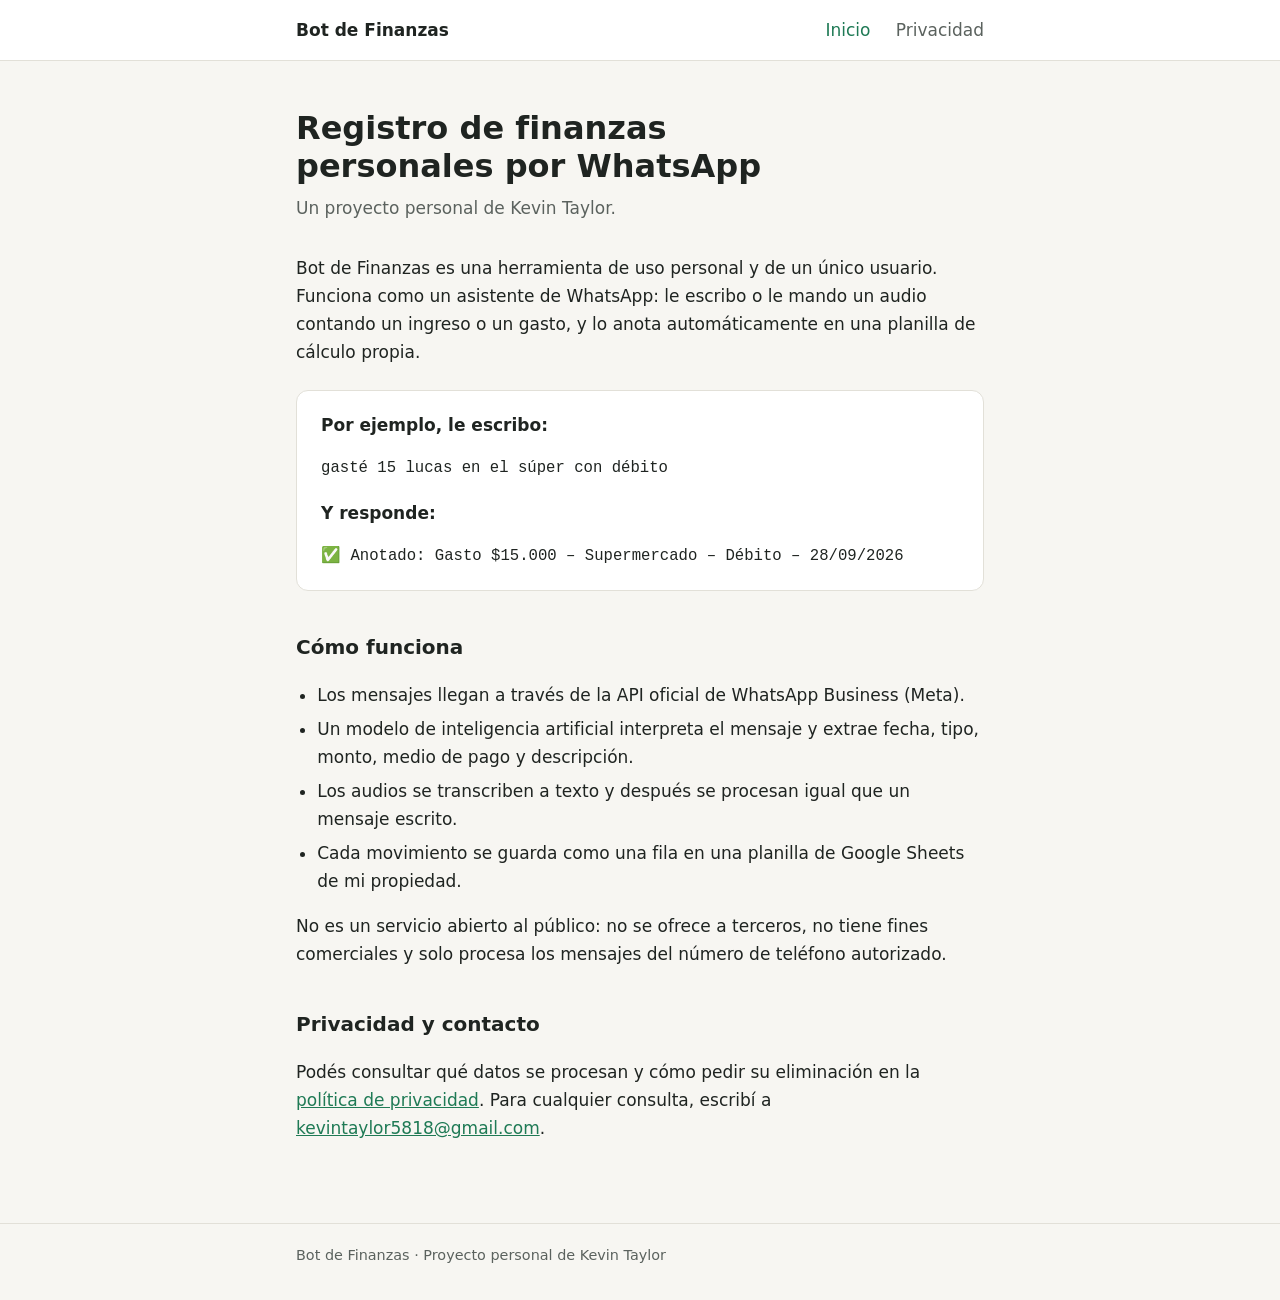
<file: index.html>
<!doctype html>
<html lang="es">
<head>
  <meta charset="utf-8">
  <meta name="viewport" content="width=device-width, initial-scale=1">
  <title>Bot de Finanzas</title>
  <meta name="description" content="Proyecto personal para registrar ingresos y gastos por WhatsApp.">
  <link rel="stylesheet" href="estilos.css">
</head>
<body>
  <header>
    <div class="contenedor">
      <a class="marca" href="./">Bot de Finanzas</a>
      <nav>
        <a href="./" aria-current="page">Inicio</a>
        <a href="privacidad.html">Privacidad</a>
      </nav>
    </div>
  </header>

  <main>
    <div class="contenedor">
      <h1>Registro de finanzas personales por WhatsApp</h1>
      <p class="bajada">Un proyecto personal de Kevin Taylor.</p>

      <p>
        Bot de Finanzas es una herramienta de uso personal y de un único usuario.
        Funciona como un asistente de WhatsApp: le escribo o le mando un audio contando
        un ingreso o un gasto, y lo anota automáticamente en una planilla de cálculo
        propia.
      </p>

      <div class="tarjeta">
        <p><strong>Por ejemplo, le escribo:</strong></p>
        <p class="ejemplo">gasté 15 lucas en el súper con débito</p>
        <p><strong>Y responde:</strong></p>
        <p class="ejemplo">✅ Anotado: Gasto $15.000 – Supermercado – Débito – 28/09/2026</p>
      </div>

      <h2>Cómo funciona</h2>
      <ul>
        <li>Los mensajes llegan a través de la API oficial de WhatsApp Business (Meta).</li>
        <li>Un modelo de inteligencia artificial interpreta el mensaje y extrae fecha, tipo, monto, medio de pago y descripción.</li>
        <li>Los audios se transcriben a texto y después se procesan igual que un mensaje escrito.</li>
        <li>Cada movimiento se guarda como una fila en una planilla de Google Sheets de mi propiedad.</li>
      </ul>

      <p>
        No es un servicio abierto al público: no se ofrece a terceros, no tiene fines
        comerciales y solo procesa los mensajes del número de teléfono autorizado.
      </p>

      <h2>Privacidad y contacto</h2>
      <p>
        Podés consultar qué datos se procesan y cómo pedir su eliminación en la
        <a href="privacidad.html">política de privacidad</a>.
        Para cualquier consulta, escribí a
        <a href="mailto:kevintaylor5818@gmail.com">kevintaylor5818@gmail.com</a>.
      </p>
    </div>
  </main>

  <footer>
    <div class="contenedor">Bot de Finanzas · Proyecto personal de Kevin Taylor</div>
  </footer>
</body>
</html>
</file>
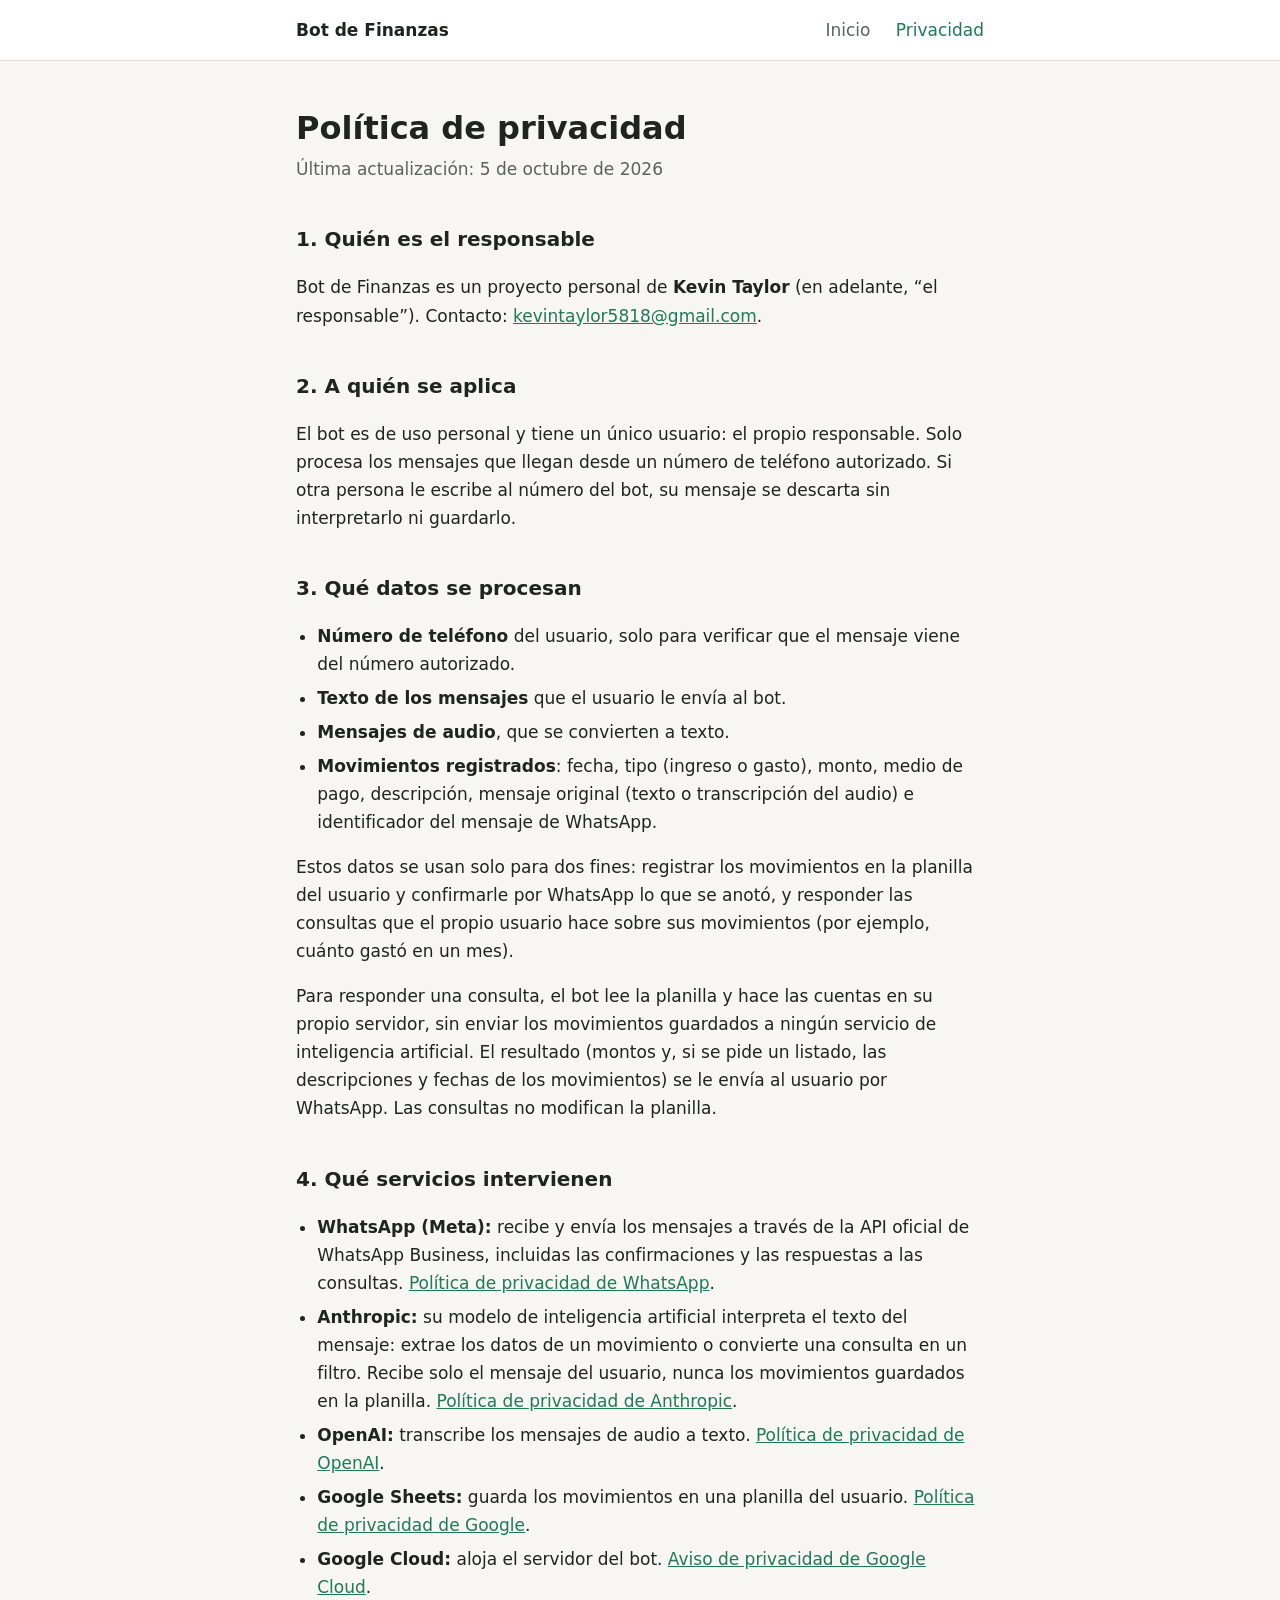
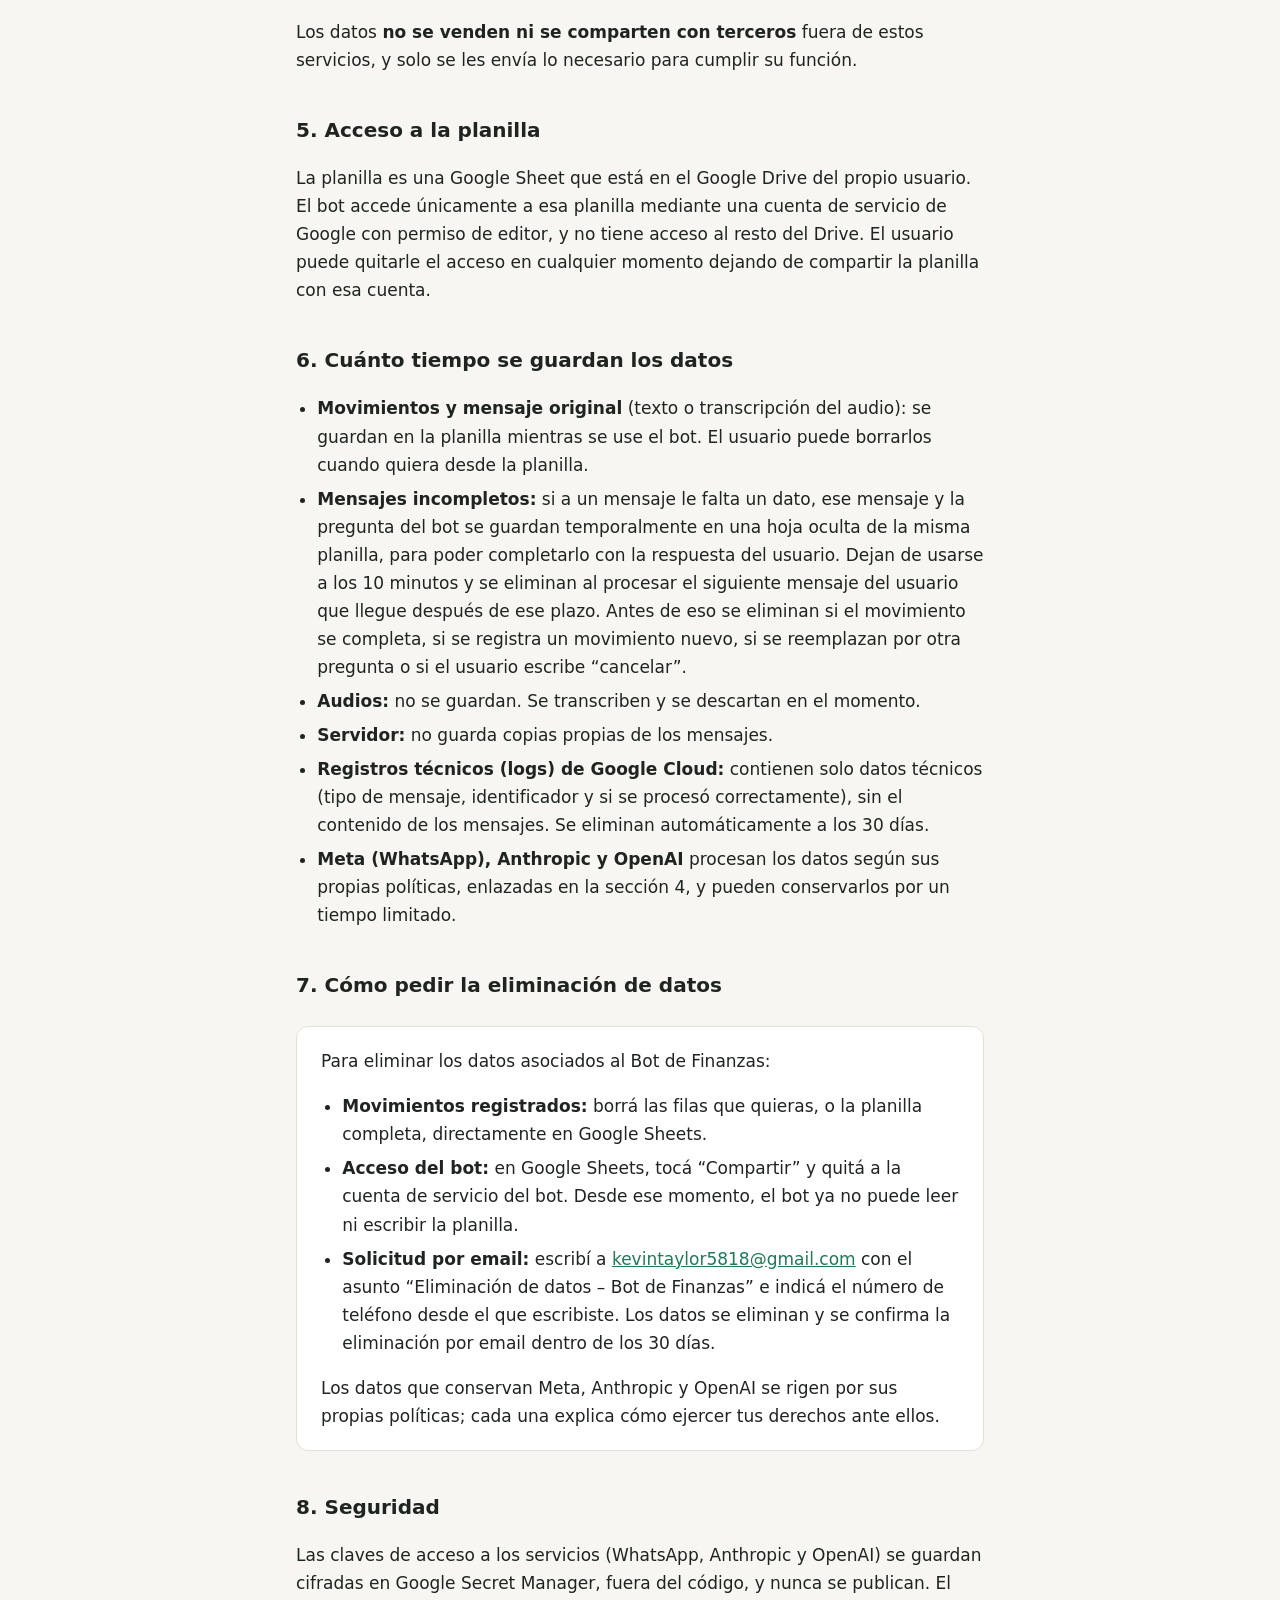
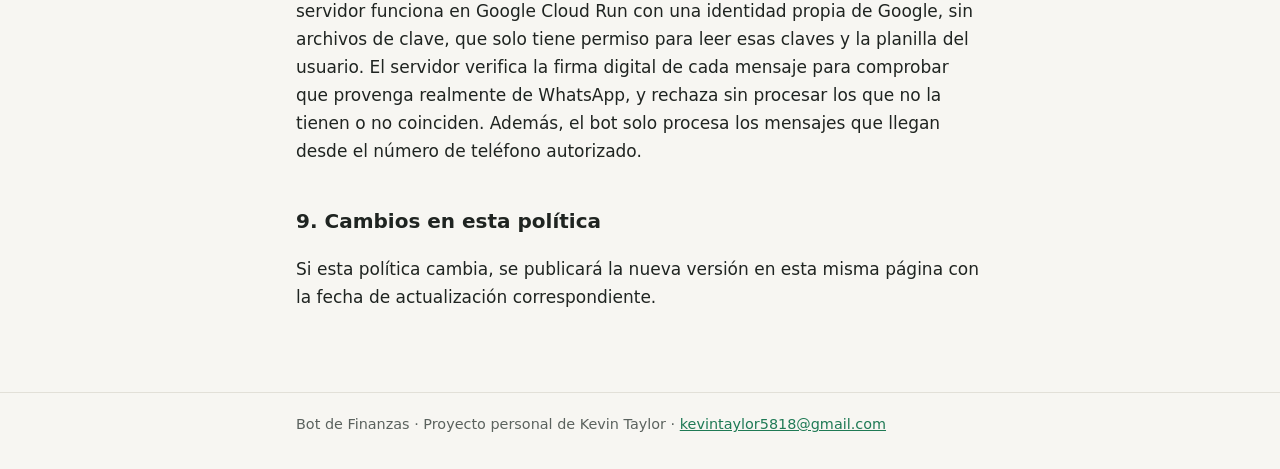
<file: privacidad.html>
<!doctype html>
<html lang="es">
<head>
  <meta charset="utf-8">
  <meta name="viewport" content="width=device-width, initial-scale=1">
  <title>Política de Privacidad</title>
  <meta name="description" content="Política de privacidad e instrucciones de eliminación de datos del Bot de Finanzas.">
  <link rel="stylesheet" href="estilos.css">
</head>
<body>
  <header>
    <div class="contenedor">
      <a class="marca" href="./">Bot de Finanzas</a>
      <nav>
        <a href="./">Inicio</a>
        <a href="privacidad.html" aria-current="page">Privacidad</a>
      </nav>
    </div>
  </header>

  <main>
    <div class="contenedor">
      <h1>Política de privacidad</h1>
      <p class="bajada">Última actualización: 5 de octubre de 2026</p>

      <h2 id="responsable">1. Quién es el responsable</h2>
      <p>
        Bot de Finanzas es un proyecto personal de <strong>Kevin Taylor</strong>
        (en adelante, “el responsable”). Contacto:
        <a href="mailto:kevintaylor5818@gmail.com">kevintaylor5818@gmail.com</a>.
      </p>

      <h2 id="alcance">2. A quién se aplica</h2>
      <p>
        El bot es de uso personal y tiene un único usuario: el propio responsable.
        Solo procesa los mensajes que llegan desde un número de teléfono autorizado.
        Si otra persona le escribe al número del bot, su mensaje se descarta sin
        interpretarlo ni guardarlo.
      </p>

      <h2 id="datos">3. Qué datos se procesan</h2>
      <ul>
        <li><strong>Número de teléfono</strong> del usuario, solo para verificar que el mensaje viene del número autorizado.</li>
        <li><strong>Texto de los mensajes</strong> que el usuario le envía al bot.</li>
        <li><strong>Mensajes de audio</strong>, que se convierten a texto.</li>
        <li><strong>Movimientos registrados</strong>: fecha, tipo (ingreso o gasto), monto, medio de pago, descripción, mensaje original (texto o transcripción del audio) e identificador del mensaje de WhatsApp.</li>
      </ul>
      <p>Estos datos se usan solo para dos fines: registrar los movimientos en la planilla del usuario y confirmarle por WhatsApp lo que se anotó, y responder las consultas que el propio usuario hace sobre sus movimientos (por ejemplo, cuánto gastó en un mes).</p>
      <p>
        Para responder una consulta, el bot lee la planilla y hace las cuentas en su propio
        servidor, sin enviar los movimientos guardados a ningún servicio de inteligencia
        artificial. El resultado (montos y, si se pide un listado, las descripciones y fechas
        de los movimientos) se le envía al usuario por WhatsApp. Las consultas no modifican
        la planilla.
      </p>

      <h2 id="servicios">4. Qué servicios intervienen</h2>
      <ul>
        <li><strong>WhatsApp (Meta):</strong> recibe y envía los mensajes a través de la API oficial de WhatsApp Business, incluidas las confirmaciones y las respuestas a las consultas. <a href="https://www.whatsapp.com/legal/privacy-policy">Política de privacidad de WhatsApp</a>.</li>
        <li><strong>Anthropic:</strong> su modelo de inteligencia artificial interpreta el texto del mensaje: extrae los datos de un movimiento o convierte una consulta en un filtro. Recibe solo el mensaje del usuario, nunca los movimientos guardados en la planilla. <a href="https://www.anthropic.com/legal/privacy">Política de privacidad de Anthropic</a>.</li>
        <li><strong>OpenAI:</strong> transcribe los mensajes de audio a texto. <a href="https://openai.com/policies/privacy-policy/">Política de privacidad de OpenAI</a>.</li>
        <li><strong>Google Sheets:</strong> guarda los movimientos en una planilla del usuario. <a href="https://policies.google.com/privacy">Política de privacidad de Google</a>.</li>
        <li><strong>Google Cloud:</strong> aloja el servidor del bot. <a href="https://cloud.google.com/terms/cloud-privacy-notice">Aviso de privacidad de Google Cloud</a>.</li>
      </ul>
      <p>
        Los datos <strong>no se venden ni se comparten con terceros</strong> fuera de
        estos servicios, y solo se les envía lo necesario para cumplir su función.
      </p>

      <h2 id="planilla">5. Acceso a la planilla</h2>
      <p>
        La planilla es una Google Sheet que está en el Google Drive del propio usuario.
        El bot accede únicamente a esa planilla mediante una cuenta de servicio de Google
        con permiso de editor, y no tiene acceso al resto del Drive. El usuario puede
        quitarle el acceso en cualquier momento dejando de compartir la planilla con
        esa cuenta.
      </p>

      <h2 id="conservacion">6. Cuánto tiempo se guardan los datos</h2>
      <ul>
        <li><strong>Movimientos y mensaje original</strong> (texto o transcripción del audio): se guardan en la planilla mientras se use el bot. El usuario puede borrarlos cuando quiera desde la planilla.</li>
        <li><strong>Mensajes incompletos:</strong> si a un mensaje le falta un dato, ese mensaje y la pregunta del bot se guardan temporalmente en una hoja oculta de la misma planilla, para poder completarlo con la respuesta del usuario. Dejan de usarse a los 10 minutos y se eliminan al procesar el siguiente mensaje del usuario que llegue después de ese plazo. Antes de eso se eliminan si el movimiento se completa, si se registra un movimiento nuevo, si se reemplazan por otra pregunta o si el usuario escribe “cancelar”.</li>
        <li><strong>Audios:</strong> no se guardan. Se transcriben y se descartan en el momento.</li>
        <li><strong>Servidor:</strong> no guarda copias propias de los mensajes.</li>
        <li><strong>Registros técnicos (logs) de Google Cloud:</strong> contienen solo datos técnicos (tipo de mensaje, identificador y si se procesó correctamente), sin el contenido de los mensajes. Se eliminan automáticamente a los 30 días.</li>
        <li><strong>Meta (WhatsApp), Anthropic y OpenAI</strong> procesan los datos según sus propias políticas, enlazadas en la sección 4, y pueden conservarlos por un tiempo limitado.</li>
      </ul>

      <h2 id="eliminacion">7. Cómo pedir la eliminación de datos</h2>
      <div class="tarjeta">
        <p>Para eliminar los datos asociados al Bot de Finanzas:</p>
        <ul>
          <li><strong>Movimientos registrados:</strong> borrá las filas que quieras, o la planilla completa, directamente en Google Sheets.</li>
          <li><strong>Acceso del bot:</strong> en Google Sheets, tocá “Compartir” y quitá a la cuenta de servicio del bot. Desde ese momento, el bot ya no puede leer ni escribir la planilla.</li>
          <li><strong>Solicitud por email:</strong> escribí a <a href="mailto:kevintaylor5818@gmail.com?subject=Eliminaci%C3%B3n%20de%20datos%20-%20Bot%20de%20Finanzas">kevintaylor5818@gmail.com</a> con el asunto “Eliminación de datos – Bot de Finanzas” e indicá el número de teléfono desde el que escribiste. Los datos se eliminan y se confirma la eliminación por email dentro de los 30 días.</li>
        </ul>
        <p>Los datos que conservan Meta, Anthropic y OpenAI se rigen por sus propias políticas; cada una explica cómo ejercer tus derechos ante ellos.</p>
      </div>

      <h2 id="seguridad">8. Seguridad</h2>
      <p>
        Las claves de acceso a los servicios (WhatsApp, Anthropic y OpenAI) se guardan
        cifradas en Google Secret Manager, fuera del código, y nunca se publican. El
        servidor funciona en Google Cloud Run con una identidad propia de Google, sin
        archivos de clave, que solo tiene permiso para leer esas claves y la planilla del
        usuario. El servidor verifica la firma digital de cada mensaje para comprobar
        que provenga realmente de WhatsApp, y rechaza sin procesar los que no la tienen
        o no coinciden. Además, el bot solo procesa los mensajes que llegan desde el
        número de teléfono autorizado.
      </p>

      <h2 id="cambios">9. Cambios en esta política</h2>
      <p>
        Si esta política cambia, se publicará la nueva versión en esta misma página con
        la fecha de actualización correspondiente.
      </p>
    </div>
  </main>

  <footer>
    <div class="contenedor">Bot de Finanzas · Proyecto personal de Kevin Taylor · <a href="mailto:kevintaylor5818@gmail.com">kevintaylor5818@gmail.com</a></div>
  </footer>
</body>
</html>
</file>
<file: estilos.css>
:root {
  --fondo: #f7f6f2;
  --superficie: #ffffff;
  --texto: #1f2421;
  --texto-suave: #5b625e;
  --acento: #1f7a55;
  --borde: #e2e0d8;
  color-scheme: light;
}

@media (prefers-color-scheme: dark) {
  :root {
    --fondo: #141816;
    --superficie: #1c211e;
    --texto: #e8ebe9;
    --texto-suave: #a3aba6;
    --acento: #5cc795;
    --borde: #2c332f;
    color-scheme: dark;
  }
}

* { box-sizing: border-box; }

body {
  margin: 0;
  background: var(--fondo);
  color: var(--texto);
  font-family: system-ui, -apple-system, "Segoe UI", Roboto, sans-serif;
  font-size: 17px;
  line-height: 1.65;
}

.contenedor {
  max-width: 720px;
  margin: 0 auto;
  padding: 0 16px;
}

header {
  border-bottom: 1px solid var(--borde);
  background: var(--superficie);
}

header .contenedor {
  display: flex;
  flex-wrap: wrap;
  align-items: center;
  justify-content: space-between;
  gap: 8px 24px;
  padding-top: 16px;
  padding-bottom: 16px;
}

.marca {
  font-weight: 650;
  color: var(--texto);
  text-decoration: none;
}

nav a {
  color: var(--texto-suave);
  text-decoration: none;
  margin-left: 20px;
}
nav a:first-child { margin-left: 0; }
nav a:hover, nav a[aria-current="page"] { color: var(--acento); }

main { padding: 48px 0 64px; }

h1 {
  font-size: 2rem;
  line-height: 1.2;
  margin: 0 0 8px;
  text-wrap: balance;
}

h2 {
  font-size: 1.25rem;
  margin: 40px 0 8px;
  scroll-margin-top: 24px;
}

.bajada {
  color: var(--texto-suave);
  margin: 0 0 32px;
}

a { color: var(--acento); }

ul { padding-left: 1.25em; }
li { margin-bottom: 6px; }

.tarjeta {
  background: var(--superficie);
  border: 1px solid var(--borde);
  border-radius: 12px;
  padding: 20px 24px;
  margin: 24px 0;
}
.tarjeta p:first-child { margin-top: 0; }
.tarjeta p:last-child { margin-bottom: 0; }

.ejemplo {
  font-family: ui-monospace, "Cascadia Mono", Consolas, monospace;
  font-size: 0.92em;
}

footer {
  border-top: 1px solid var(--borde);
  color: var(--texto-suave);
  font-size: 0.9rem;
}
footer .contenedor { padding-top: 20px; padding-bottom: 32px; }
</file>
